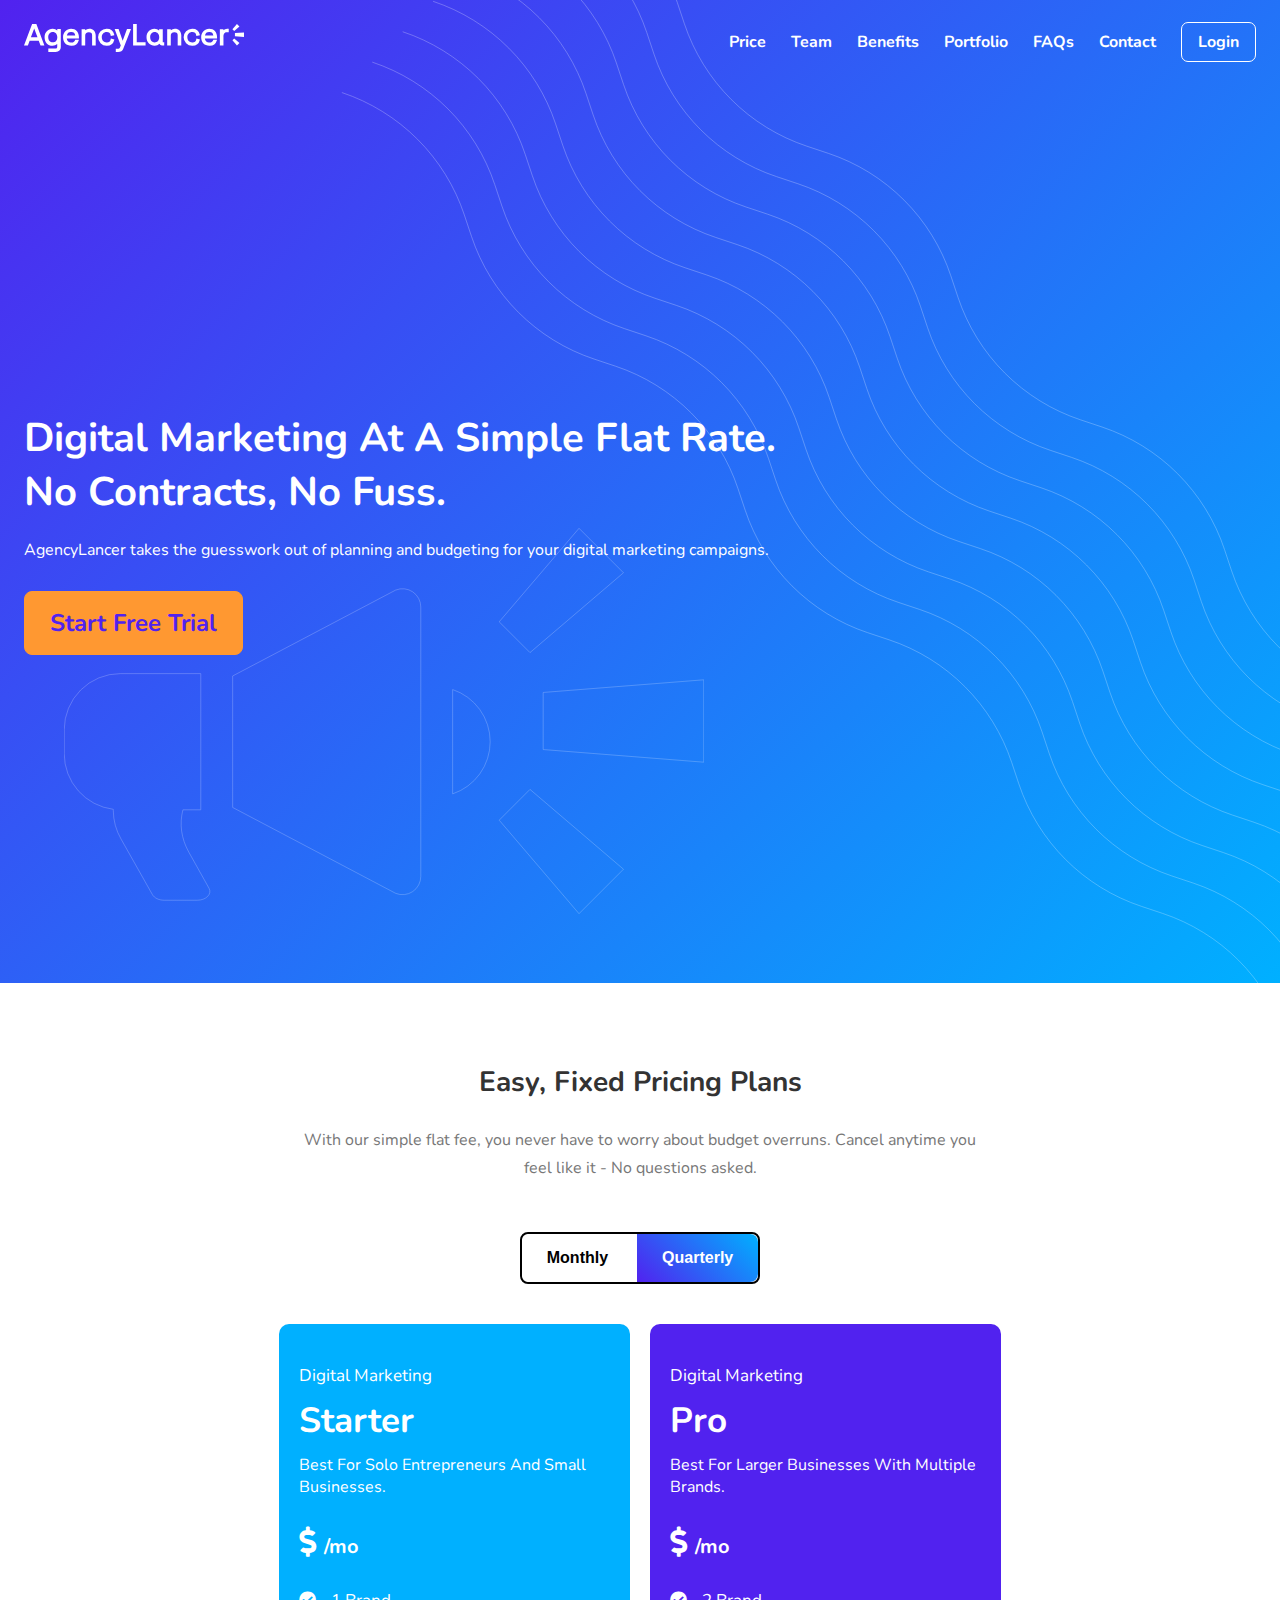
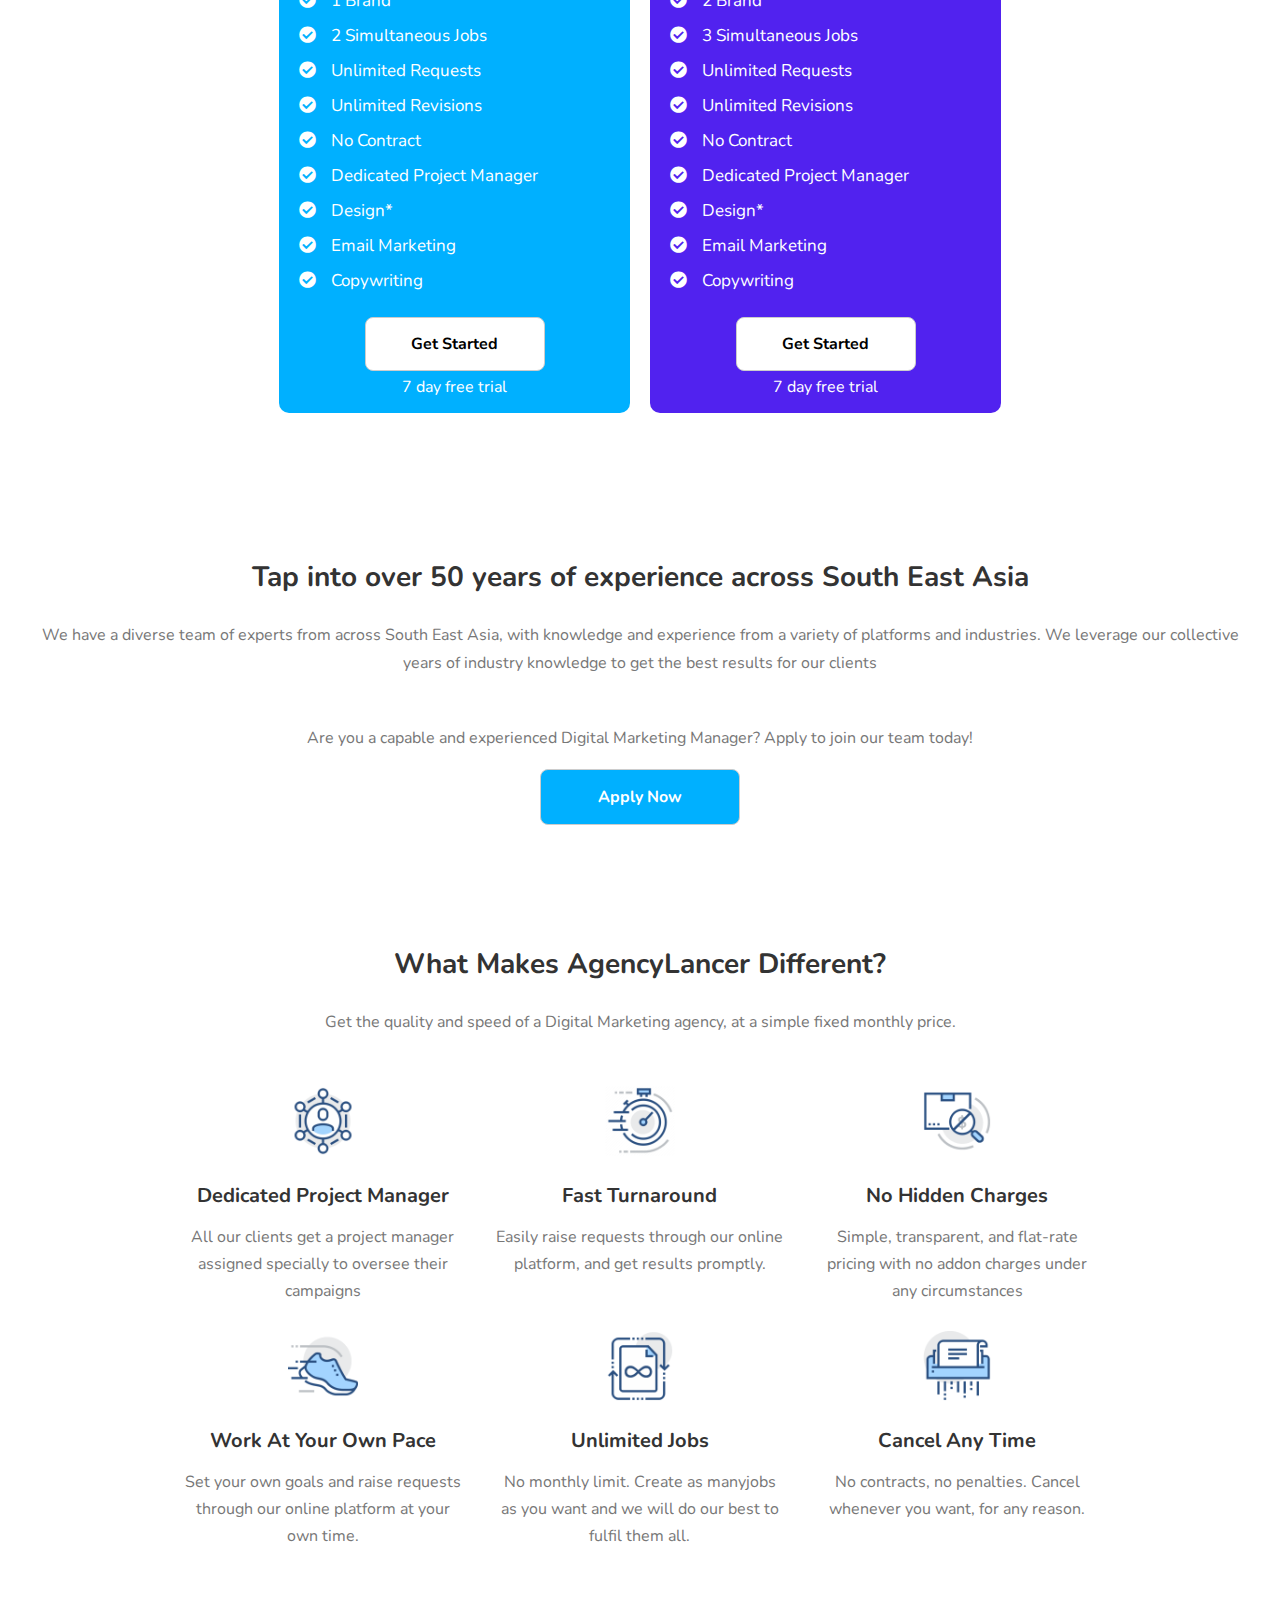
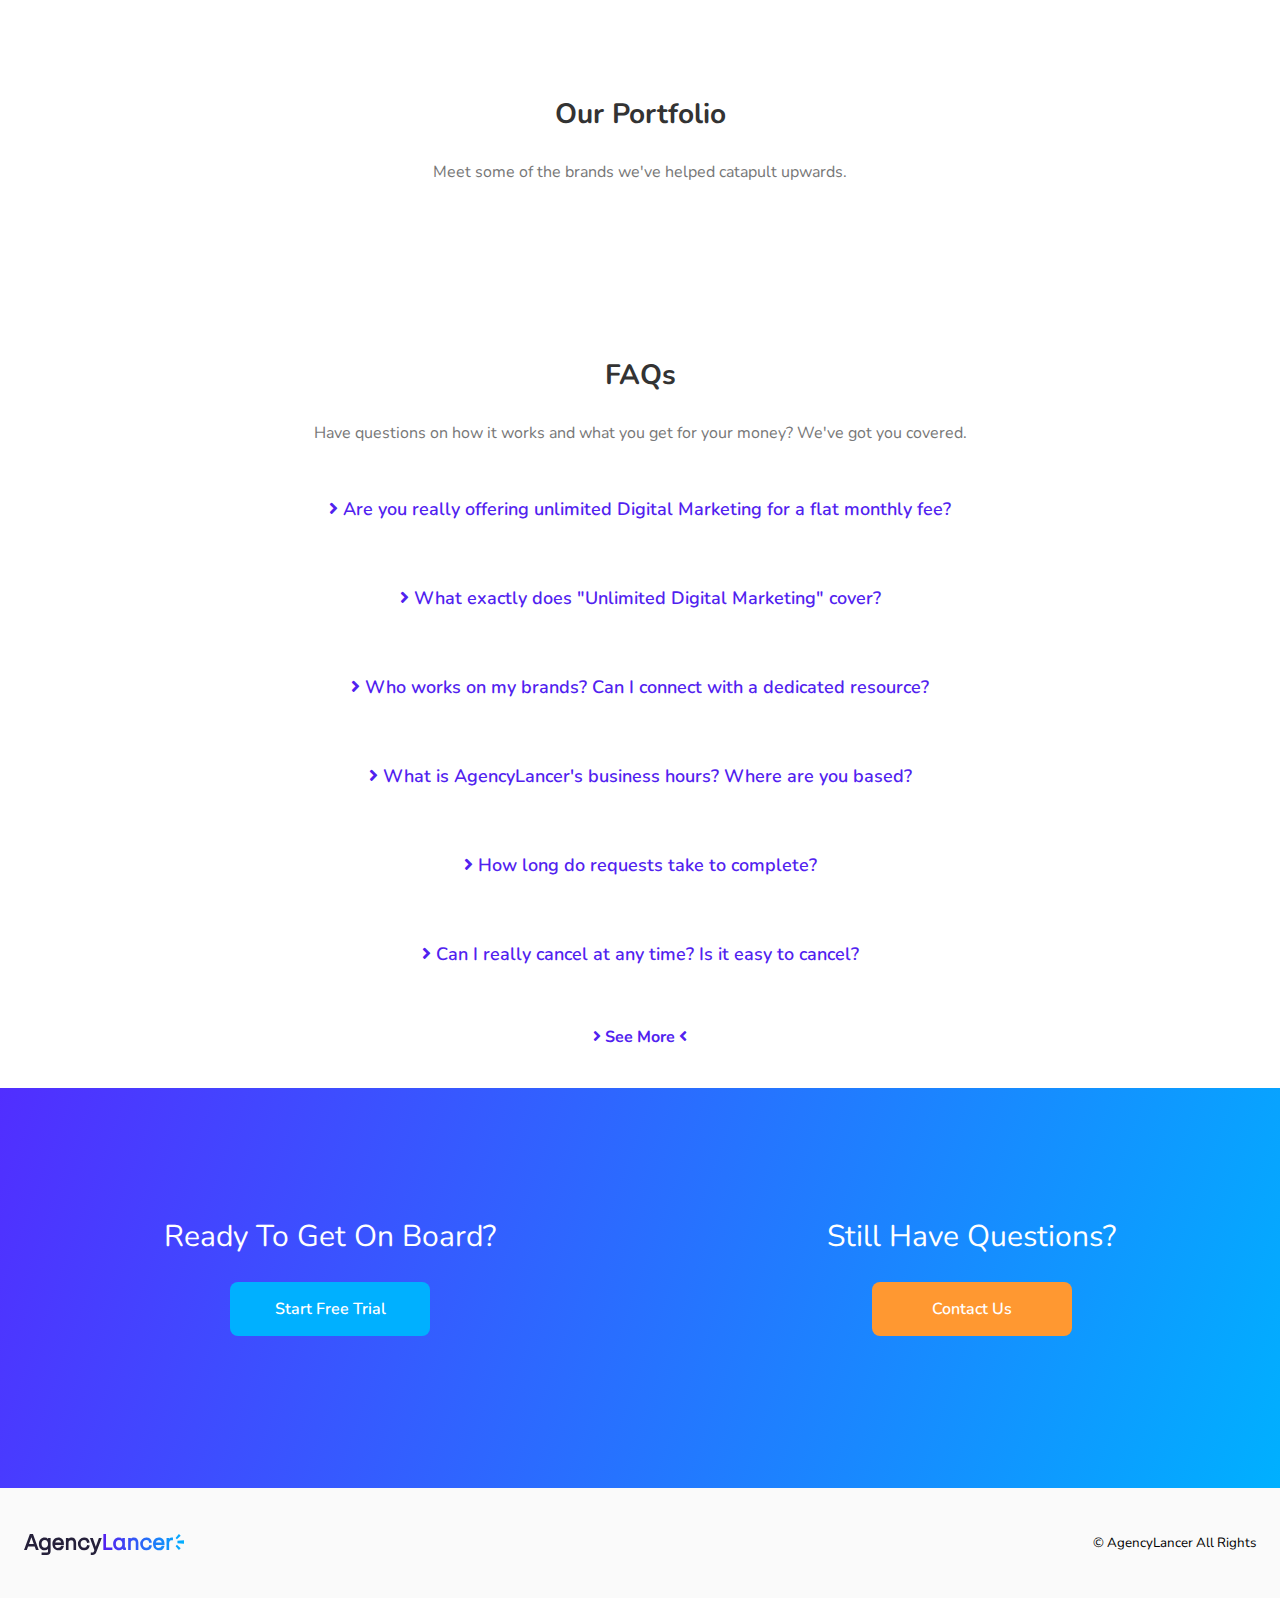
<file: index.html>
<!DOCTYPE html>
    <html lang="en">
    <head>
        <meta charset="UTF-8">
        <meta http-equiv="X-UA-Compatible" content="IE=edge">
        <meta name="viewport" content="width=device-width, initial-scale=1.0">
        <!-- Fontawesome.css -->
        <link rel="stylesheet" href="https://cdnjs.cloudflare.com/ajax/libs/font-awesome/5.14.0/css/all.min.css">
        <!-- OwlCarousel.css -->
        <link rel="stylesheet" href="css/owl.carousel.min.css">
        <!-- Style.css -->
        <link rel="stylesheet" href="css/style.css">
        <title>Agencylancer - Unlimited digital design and marketing at flat monthly rates</title>
    </head>
    <body>
        <!-- Main Header -->
        <header class="main-header">
            <img src="img/Wave_Pattern.svg.svg" alt="" class="main-header-image1">
            <img src="img/Loudspeaker.svg.svg" alt="" class="main-header-image2">
            <!-- Header Navbar -->
            <div class="header-navbar">
                <!-- Container -->
                <div class="container">
                    <h1 class="logo"><a href="https://aebiz-aleksandar.github.io/agencylancer-website-clone/">
                        <img src="img/logo.svg" alt="Logo">
                    </a></h1>
                    <!-- Nav Container -->
                    <ul class="nav-container hide-for-mobile list-reset">
                        <li><a href="#" data-target="section-price">Price</a></li>
                        <li><a href="#" data-target="section-team">Team</a></li>
                        <li><a href="#" data-target="section-benefits">Benefits</a></li>
                        <li><a href="#" data-target="section-portfolio">Portfolio</a></li>
                        <li><a href="#" data-target="section-faq">FAQs</a></li>
                        <li><a href="contact-page.html">Contact</a></li>
                        <li><a href="#">Login</a></li>
                    </ul>
                    <!-- Nav Container END -->
                    <!-- Mobile Toggle -->
                    <div class="mobile-toggle hide-for-desktop">
                        <span class="bar"></span>
                        <span class="bar"></span>
                        <span class="bar"></span>
                    </div>
                    <!-- Mobile Toggle END -->
                    <!-- Mobile Nav -->
                    <div class="mobile-nav hide-for-desktop">
                        <ul class="mobile-nav-list list-reset">
                            <li><a href="#" data-target="section-price">Price</a></li>
                            <li><a href="#" data-target="section-team">Team</a></li>
                            <li><a href="#" data-target="section-benefits">Benefits</a></li>
                            <li><a href="#" data-target="section-portfolio">Portfolio</a></li>
                            <li><a href="#" data-target="section-faq">FAQs</a></li>
                            <li><a href="contact-page.html">Contact</a></li>
                            <li><a href="#">Login</a></li>
                        </ul>
                    </div>
                    <!-- Mobile Nav END -->
                </div>
                <!-- Container END -->
            </div>
            <!-- Header Navbar END -->
            <!-- Header Content -->
            <div class="header-content">
                <!-- Container -->
                <div class="container">
                    <h2>Digital Marketing At A Simple Flat Rate.<br>No Contracts, No Fuss.</h2>
                    <p>AgencyLancer takes the guesswork out of planning and budgeting for your digital marketing campaigns.</p>
                    <a href="#" class="btn btn-cta free-trial-btn" data-target="section-price">Start Free Trial</a>
                </div>
                <!-- Contianer END -->
            </div>
            <!-- Header Content END -->
        </header>
        <!-- Main Header END -->

        <main>
            <!-- Section Price -->
            <section class="section-price">
                <!-- Container -->
                <div class="container">
                    <!-- Section Title -->
                    <div class="section-caption">
                        <h2>Easy, Fixed Pricing Plans</h2>
                        <p>With our simple flat fee, you never have to worry about budget overruns.
                        Cancel anytime you feel like it - No questions asked.</p>
                    </div>
                    <!-- Section Title END -->
                    <!-- Plan Period -->
                    <div class="plan-period">
                        <button type="button" class="btn btn-monthly">Monthly</button>
                        <button type="button" class="btn active btn-quarterly">Quarterly</button>
                    </div>
                    <!-- Plan Period END -->
                    <!-- Section Holder -->
                    <div class="section-holder">
                        <article class="section-article starter-plan">
                            <span class="plan-area">Digital Marketing</span>
                            <h3 class="plan-name">Starter</h3>
                            <p class="plan-desc">Best For Solo Entrepreneurs
                            And Small Businesses.</p>
                            <h3 class="plan-price">
                                <i class="fas fa-dollar-sign"></i>
                                <span class="old-price starter-old-price"></span>
                                <span class="new-price starter-new-price"></span>
                                <span class="paid-period-sign">/mo</span>
                            </h3>
                            <span class="paid-period starter-paid-period"></span>
                            <ul class="plan-features list-reset">
                                <li><a href="#"><i class="fas fa-check-circle"></i>1 Brand</a></li>
                                <li><a href="#"><i class="fas fa-check-circle"></i>2 Simultaneous Jobs</a></li>
                                <li><a href="#"><i class="fas fa-check-circle"></i>Unlimited Requests</a></li>
                                <li><a href="#"><i class="fas fa-check-circle"></i>Unlimited Revisions</a></li>
                                <li><a href="#"><i class="fas fa-check-circle"></i>No Contract</a></li>
                                <li><a href="#"><i class="fas fa-check-circle"></i>Dedicated Project Manager</a></li>
                                <li><a href="#"><i class="fas fa-check-circle"></i>Design*</a></li>
                                <li><a href="#"><i class="fas fa-check-circle"></i>Email Marketing</a></li>
                                <li><a href="#"><i class="fas fa-check-circle"></i>Copywriting</a></li>
                            </ul>
                            <a href="#" class="btn btn-cta">Get Started</a>
                            <span class="free-trial">7 day free trial</span>
                        </article>
                        <article class="section-article pro-plan">
                            <span class="plan-area">Digital Marketing</span>
                            <h3 class="plan-name">Pro</h3>
                            <p class="plan-desc">Best For Larger Businesses With
                                Multiple Brands.</p>
                            <h3 class="plan-price">
                                <i class="fas fa-dollar-sign"></i>
                                <span class="old-price pro-old-price"></span>
                                <span class="new-price pro-new-price"></span>
                                <span class="paid-period-sign">/mo</span>
                            </h3>
                            <span class="paid-period pro-paid-period"></span>
                            <ul class="plan-features list-reset">
                                <li><a href="#"><i class="fas fa-check-circle"></i>2 Brand</a></li>
                                <li><a href="#"><i class="fas fa-check-circle"></i>3 Simultaneous Jobs</a></li>
                                <li><a href="#"><i class="fas fa-check-circle"></i>Unlimited Requests</a></li>
                                <li><a href="#"><i class="fas fa-check-circle"></i>Unlimited Revisions</a></li>
                                <li><a href="#"><i class="fas fa-check-circle"></i>No Contract</a></li>
                                <li><a href="#"><i class="fas fa-check-circle"></i>Dedicated Project Manager</a></li>
                                <li><a href="#"><i class="fas fa-check-circle"></i>Design*</a></li>
                                <li><a href="#"><i class="fas fa-check-circle"></i>Email Marketing</a></li>
                                <li><a href="#"><i class="fas fa-check-circle"></i>Copywriting</a></li>
                            </ul>
                            <a href="#" class="btn btn-cta">Get Started</a>
                            <span class="free-trial">7 day free trial</span>
                        </article>
                    </div>
                    <!-- Section Holder END -->
                </div>
                <!-- Container END -->
            </section>
            <!-- Section Price END -->

            <!-- Section Team -->
            <section class="section-team">
                <!-- Container -->
                <div class="container">
                    <!-- Section Caption -->
                    <div class="section-caption">
                        <h2>Tap into over 50 years of experience across South East Asia</h2>
                        <p>We have a diverse team of experts from across South East Asia, with knowledge and experience from a variety of platforms and industries. We leverage our collective years of industry knowledge to get the best results for our clients</p>
                    </div>
                    <!-- Section Caption END -->
                    <!-- Section Holder -->
                    <div class="section-holder team-owl-carousel owl-carousel">
                        <div class="item item-1">
                            <div class="item-image">
                                <img src="img/team/team-1.svg" alt="">
                            </div>
                            <div class="item-content">
                                <h5>James</h5>
                                <div class="designation">Digital Marketer</div>
                                <div class="field">General</div>
                                <div class="flag">
                                    <img src="img/flag/america-flag.svg" alt="">
                                    <span>America</span>
                                </div>
                            </div>
                        </div>
                        <div class="item item-2">
                            <div class="item-image">
                                <img src="img/team/team-2.svg" alt="">
                            </div>
                            <div class="item-content">
                                <h5>Maisarah</h5>
                                <div class="designation">Digital Marketer</div>
                                <div class="field">General</div>
                                <div class="flag">
                                    <img src="img/flag/malaysia-flag.svg" alt="">
                                    <span>Malaysia</span>
                                </div>
                            </div>
                        </div>
                        <div class="item item-3">
                            <div class="item-image">
                                <img src="img/team/team-3.svg" alt="">
                            </div>
                            <div class="item-content">
                                <h5>Cheryl</h5>
                                <div class="designation">Digital Marketer</div>
                                <div class="field">Beauty / F&B</div>
                                <div class="flag">
                                    <img src="img/flag/singapore-flag.svg" alt="">
                                    <span>Singapore</span>
                                </div>
                            </div>
                        </div>
                        <div class="item item-4">
                            <div class="item-image">
                                <img src="img/team/team-4.svg" alt="">
                            </div>
                            <div class="item-content">
                                <h5>Cedric</h5>
                                <div class="designation">Digital Marketer</div>
                                <div class="field">F&B / Tech</div>
                                <div class="flag">
                                    <img src="img/flag/singapore-flag.svg" alt="">
                                    <span>Singapore</span>
                                </div>
                            </div>
                        </div>
                        <div class="item item-5">
                            <div class="item-image">
                                <img src="img/team/team-5.svg" alt="">
                            </div>
                            <div class="item-content">
                                <h5>Francesca</h5>
                                <div class="designation">Digital Marketer</div>
                                <div class="field">General</div>
                                <div class="flag">
                                    <img src="img/flag/singapore-flag.svg" alt="">
                                    <span>Singapore</span>
                                </div>
                            </div>
                        </div>
                    </div>
                    <!-- Section Holder END -->
                    <!-- Section Footer -->
                    <div class="section-footer">
                        <p>Are you a capable and experienced Digital Marketing Manager?
                        Apply to join our team today!</p>
                        <a href="#" class="btn btn-cta">Apply Now</a>
                    </div>
                    <!-- Section Footer END -->
                </div>
                <!-- Container END -->
            </section>
            <!-- Section Team END -->

            <!-- Section Benefits -->
            <section class="section-benefits">
                <!-- Container -->
                <div class="container">
                    <!-- Section Caption -->
                    <div class="section-caption">
                        <h2>What Makes AgencyLancer Different?</h2>
                        <p>Get the quality and speed of a Digital Marketing agency, at a simple fixed monthly price.</p>
                    </div>
                    <!-- Section Caption END -->
                    <!-- Section Holder  -->
                    <div class="section-holder">
                        <article class="section-article">
                            <div class="article-image">
                                <img src="img/benefits/benefits-1.png" alt="">
                            </div>
                            <div class="article-content">
                                <h4>Dedicated Project Manager</h4>
                                <p>All our clients get a project
                                manager assigned specially to oversee their campaigns</p>
                            </div>
                        </article>
                        <article class="section-article">
                            <div class="article-image">
                                <img src="img/benefits/benefits-2.png" alt="">
                            </div>
                            <div class="article-content">
                                <h4>Fast Turnaround</h4>
                                <p>Easily raise requests through our online platform, and get results promptly.</p>
                            </div>
                        </article>
                        <article class="section-article">
                            <div class="article-image">
                                <img src="img/benefits/benefits-3.png" alt="">
                            </div>
                            <div class="article-content">
                                <h4>No Hidden Charges</h4>
                                <p>Simple, transparent, and flat-rate pricing with no addon charges under any circumstances</p>
                            </div>
                        </article>
                        <article class="section-article">
                            <div class="article-image">
                                <img src="img/benefits/benefits-4.png" alt="">
                            </div>
                            <div class="article-content">
                                <h4>Work At Your Own Pace</h4>
                                <p>Set your own goals and raise requests through our online platform at your own time.</p>
                            </div>
                        </article>
                        <article class="section-article">
                            <div class="article-image">
                                <img src="img/benefits/benefits-5.png" alt="">
                            </div>
                            <div class="article-content">
                                <h4>Unlimited Jobs</h4>
                                <p>No monthly limit. Create as manyjobs as you want and we will do
                                our best to fulfil them all.</p>
                            </div>
                        </article>
                        <article class="section-article">
                            <div class="article-image">
                                <img src="img/benefits/benefits-6.png" alt="">
                            </div>
                            <div class="article-content">
                                <h4>Cancel Any Time</h4>
                                <p>No contracts, no penalties. Cancel whenever you want, for any reason.</p>
                            </div>
                        </article>
                    </div>
                    <!-- Section Holder END -->
                </div>
                <!-- Container END -->
            </section>
            <!-- Section Benefits END -->

            <!-- Section Portfolio -->
            <section class="section-portfolio">
                <!-- Container -->
                <div class="container">
                    <!-- Section Caption -->
                    <div class="section-caption">
                        <h2>Our Portfolio</h2>
                        <p>Meet some of the brands we've helped catapult upwards.</p>
                    </div>
                    <!-- Section Caption END -->
                    <!-- Section Holder -->
                    <div class="section-holder portfolio-owl-carousel owl-carousel">
                        <div class="item">
                            <img src="img/portfolio/portfolio-1.png" alt="">
                        </div>
                        <div class="item">
                            <img src="img/portfolio/portfolio-2.png" alt="">
                        </div>
                        <div class="item">
                            <img src="img/portfolio/portfolio-3.png" alt="">
                        </div>
                        <div class="item">
                            <img src="img/portfolio/portfolio-4.png" alt="">
                        </div>
                        <div class="item">
                            <img src="img/portfolio/portfolio-5.png" alt="">
                        </div>
                        <div class="item">
                            <img src="img/portfolio/portfolio-6.png" alt="">
                        </div>
                        <div class="item">
                            <img src="img/portfolio/portfolio-7.png" alt="">
                        </div>
                        <div class="item">
                            <img src="img/portfolio/portfolio-8.png" alt="">
                        </div>
                        <div class="item">
                            <img src="img/portfolio/portfolio-9.png" alt="">
                        </div>
                    </div>
                    <!-- Section Holder ENd -->
                </div>
                <!-- Container END -->
            </section>
            <!-- Section Portfolio END -->

            <!-- Section Faq -->
            <section class="section-faq">
                <!-- Container -->
                <div class="container">
                    <!-- Section Caption -->
                    <div class="section-caption">
                        <h2>FAQs</h2>
                        <p>Have questions on how it works and what you get for your money?
                        We've got you covered.</p>
                    </div>
                    <!-- Section Caption END -->
                    <!-- Section Holder -->
                    <div class="section-holder faq-items">
                        <div class="faq-item">
                            <h5 class="item-title"><i class="fas fa-angle-right"></i>Are you really offering unlimited Digital Marketing for a flat monthly fee?</h5>
                            <div class="item-content">
                                <p>That's right! Our flat fee gets you access to our pool of Digital Marketing agents, managed by a Project Manager, dedicated to you.
                                You're free to assign as much tasks as you want, but the number of simultaneous jobs taken up is based on your subscription tier.</p>
                            </div>
                        </div>
                        <div class="faq-item">
                            <h5 class="item-title"><i class="fas fa-angle-right"></i>What exactly does "Unlimited Digital Marketing" cover?</h5>
                            <div class="item-content">
                                <p>When we say "unlimited digital marketing", we mean that you are free to make as many requests as you want, and we will work through them as quickly as possible. There are no limits on how many tasks you can make in a month.</p>
                            </div>
                        </div>
                        <div class="faq-item">
                            <h5 class="item-title"><i class="fas fa-angle-right"></i>Who works on my brands? Can I connect with a dedicated resource?</h5>
                            <div class="item-content">
                                <p>We have a team of Digital Marketing managers overseen by a Project Manager specially assigned to you. When you make a request, your Project Manager will assign the task to the agent best suited to complete it. Once complete, we will move on to your next task.
                                The Project Manager you interact with will always be the same person, dedicated to you, so that they can become more familiar with your brands, needs and working style as time goes on.</p>
                            </div>
                        </div>
                        <div class="faq-item">
                            <h5 class="item-title"><i class="fas fa-angle-right"></i>What is AgencyLancer's business hours? Where are you based?</h5>
                            <div class="item-content">
                                <p>We are based in Singapore and our business hours are Mondays to Fridays, 9am to 5.30 pm (Singapore Time)</p>
                            </div>
                        </div>
                        <div class="faq-item">
                            <h5 class="item-title"><i class="fas fa-angle-right"></i>How long do requests take to complete?</h5>
                            <div class="item-content">
                                <p>It depends on what tasks were given to us, our project manager would list the completion time in advance to the task being done. We have also included a guideline on the time required for some of the more common tasks. If you need tasks to be completed faster, you can simply add more subscriptions.</p>
                            </div>
                        </div>
                        <div class="faq-item">
                            <h5 class="item-title"><i class="fas fa-angle-right"></i>Can I really cancel at any time? Is it easy to cancel?</h5>
                            <div class="item-content">
                                <p>Absolutely! If for any reason, you are unhappy with your service, or want to cancel, you can cancel from within the customer portal.
                                Once you cancel, you will still be able to use the remaining days of your subscription that you have paid for.</p>
                            </div>
                        </div>
                    </div>
                    <!-- Section Holder END -->
                    <!-- Section Footer -->
                    <div class="section-footer">
                        <a href="faq-page.html" class="faq-more">
                            <i class="fas fa-angle-right"></i>
                            See More
                            <i class="fas fa-angle-left"></i>
                        </a>
                    </div>
                    <!-- Section Footer END -->
                </div>
                <!-- Container END -->
            </section>
            <!-- Section Faq END -->

            <!-- Section Action -->
            <section class="section-action">
                <!-- Section Holder -->
                <div class="section-holder container">
                    <div class="free-holder">
                        <h2>Ready To Get On Board?</h2>
                        <a href="#" class="btn btn-free">Start Free Trial</a>
                    </div>
                    <div class="contact-holder">
                        <h2>Still Have Questions?</h2>
                        <a href="#" class="btn btn-free">Contact Us</a>
                    </div>
                </div>
                <!-- Section Holder END -->
            </section>
            <!-- Section ACtion END -->
        </main>

        <!-- Main Footer -->
        <footer class="main-footer">
            <!-- Container -->
            <div class="container">
                <h3 class="footer-logo"><img src="img/footer-logo.svg" alt="Footer Logo"></h3>
                <small class="copyright">&copy; <span class="footer-year"></span> AgencyLancer All Rights</small>
            </div>
            <!-- Container END -->
        </footer>
        <!-- Main Footer END -->


        <!-- jQuery -->
        <script src="https://ajax.googleapis.com/ajax/libs/jquery/3.6.0/jquery.min.js"></script>
        <!-- OwlCarousel.js -->
        <script src="js/owl.carousel.js"></script>
        <!-- Main.js -->
        <script src="js/main.js"></script>
    </body>
    </html>
</file>
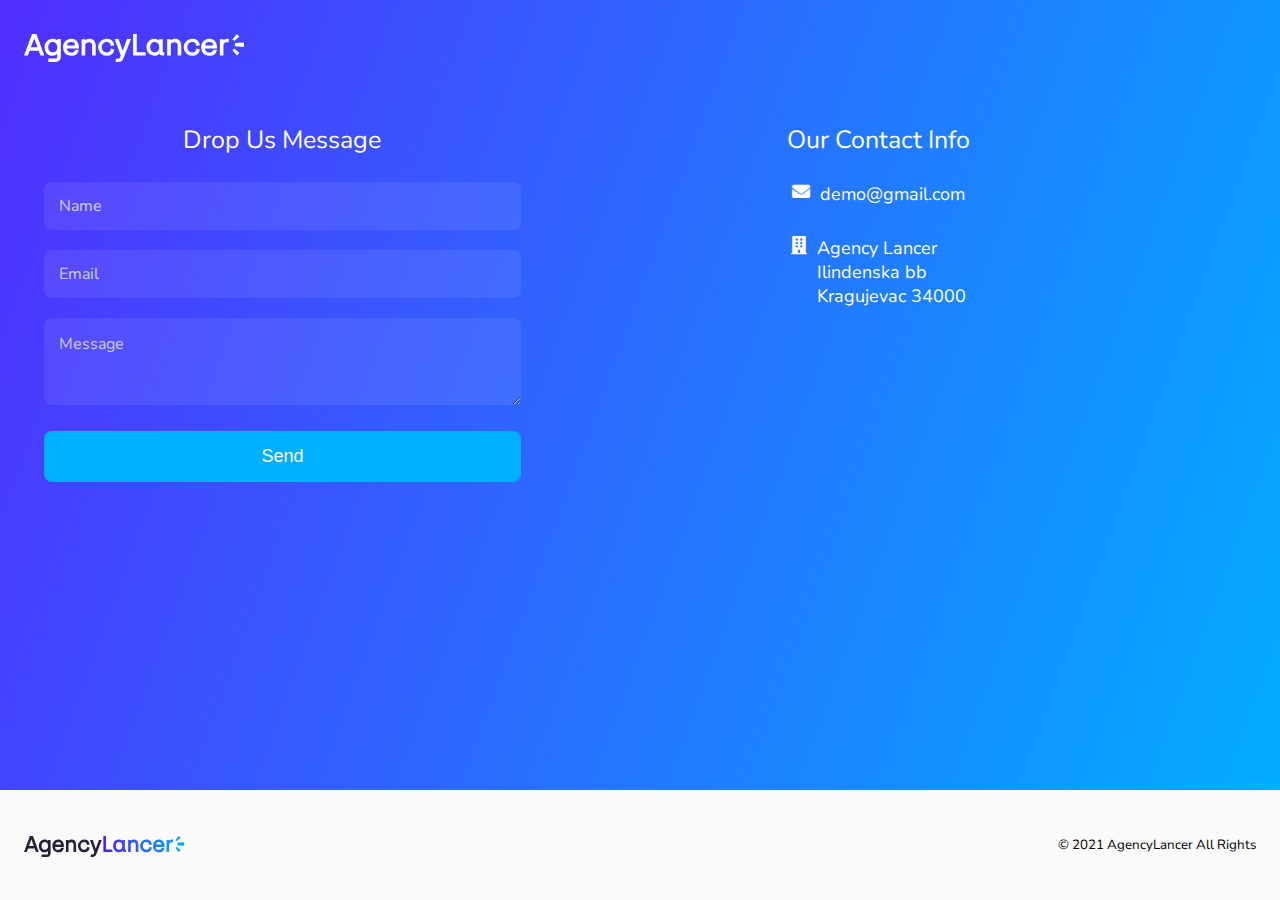
<file: contact-page.html>
<!DOCTYPE html>
<html lang="en">
<head>
    <meta charset="UTF-8">
    <meta http-equiv="X-UA-Compatible" content="IE=edge">
    <meta name="viewport" content="width=device-width, initial-scale=1.0">
    <!-- Fontawesome.css -->
    <link rel="stylesheet" href="https://cdnjs.cloudflare.com/ajax/libs/font-awesome/5.14.0/css/all.min.css">
    <!-- OwlCarousel.css -->
    <link rel="stylesheet" href="css/owl.carousel.min.css">
    <!-- Style.css -->
    <link rel="stylesheet" href="css/style.css">
    <title>Agencylancer - Unlimited digital design and marketing at flat monthly rates</title>
</head>
<body>

    <!-- Section Contact -->
    <section class="section-contact">
        <!-- Container -->
        <div class="container">
            <!-- Section Header -->
            <div class="section-header">
                <h1 class="logo">
                    <a href="https://aebiz-aleksandar.github.io/agencylancer-website-clone/">
                        <img src="img/logo.svg" alt="Logo">
                    </a>
                </h1>
            </div>
            <!-- Section Header END -->
            <!-- Section Holder -->
            <div class="section-holder">
                <div class="contact-form">
                    <h3>Drop Us Message</h3>
                    <div class="form-group">
                        <input type="text" class="form-control" placeholder="Name">
                    </div>
                    <div class="form-group">
                        <input type="text" class="form-control" placeholder="Email">
                    </div>
                    <div class="form-group">
                        <textarea class="form-control" rows="3" placeholder="Message"></textarea>
                    </div>
                    <button type="button" class="btn">Send</button>
                </div>
                <div class="contact-info">
                    <h3>Our Contact Info</h3>
                    <div class="info-item info-mail">
                        <i class="fas fa-envelope"></i>
                        <p>demo@gmail.com</p>
                    </div>
                    <div class="info-item info-location">
                        <i class="fas fa-building"></i>
                        <p>
                            Agency Lancer <br>
                            Ilindenska bb <br>
                            Kragujevac 34000
                        </p>
                    </div>
                </div>
            </div>
            <!-- Section Holder END -->
        </div>
        <!-- Contianer END -->
    </section>
    <!-- Section Contact END -->

    <!-- Main Footer -->
    <footer class="main-footer main-footer-contact">
        <!-- Container -->
        <div class="container">
            <h3 class="footer-logo"><img src="img/footer-logo.svg" alt="Footer Logo"></h3>
            <small class="copyright">&copy; 2021 AgencyLancer All Rights</small>
        </div>
        <!-- Container END -->
    </footer>
    <!-- Main Footer END -->

    <!-- jQuery -->
    <script src="https://ajax.googleapis.com/ajax/libs/jquery/3.6.0/jquery.min.js"></script>
    <!-- OwlCarousel.js -->
    <script src="js/owl.carousel.js"></script>
    <!-- Main.js -->
    <script src="js/main.js"></script>
</body>
</html>
</file>
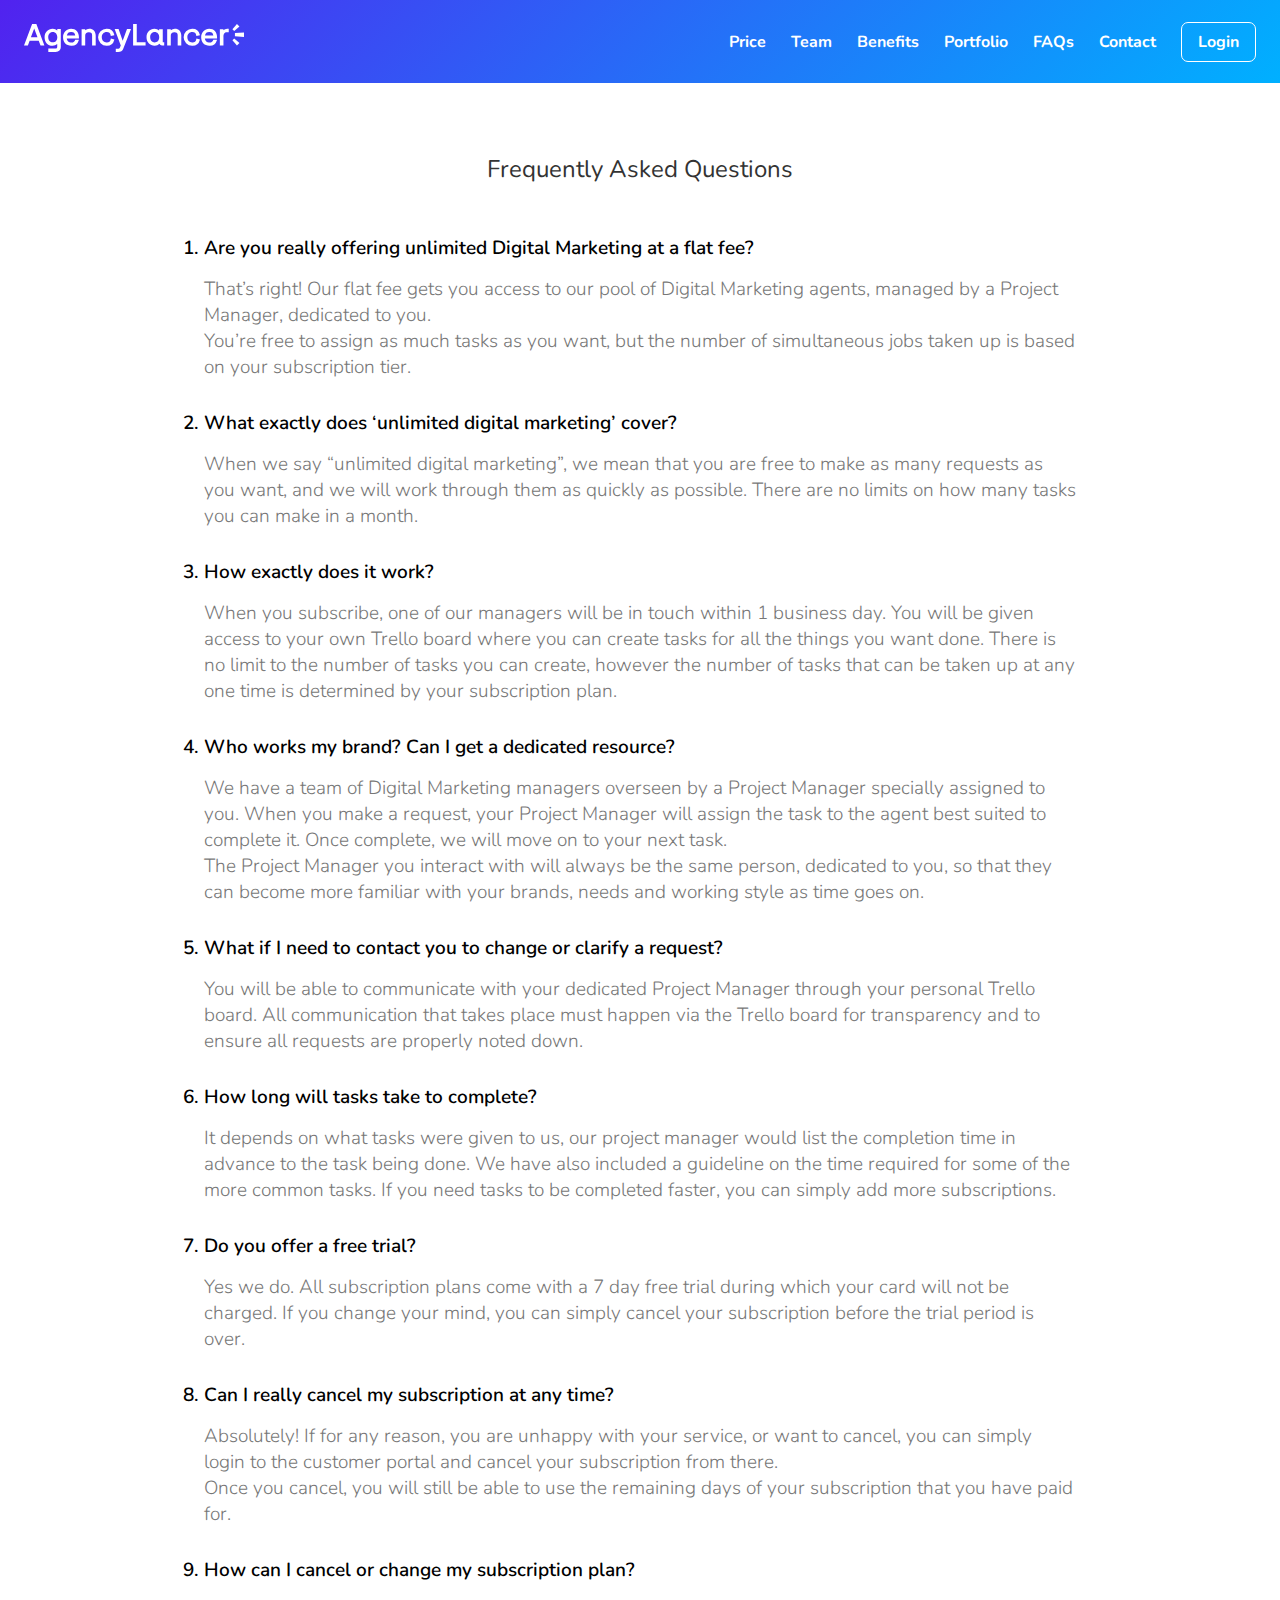
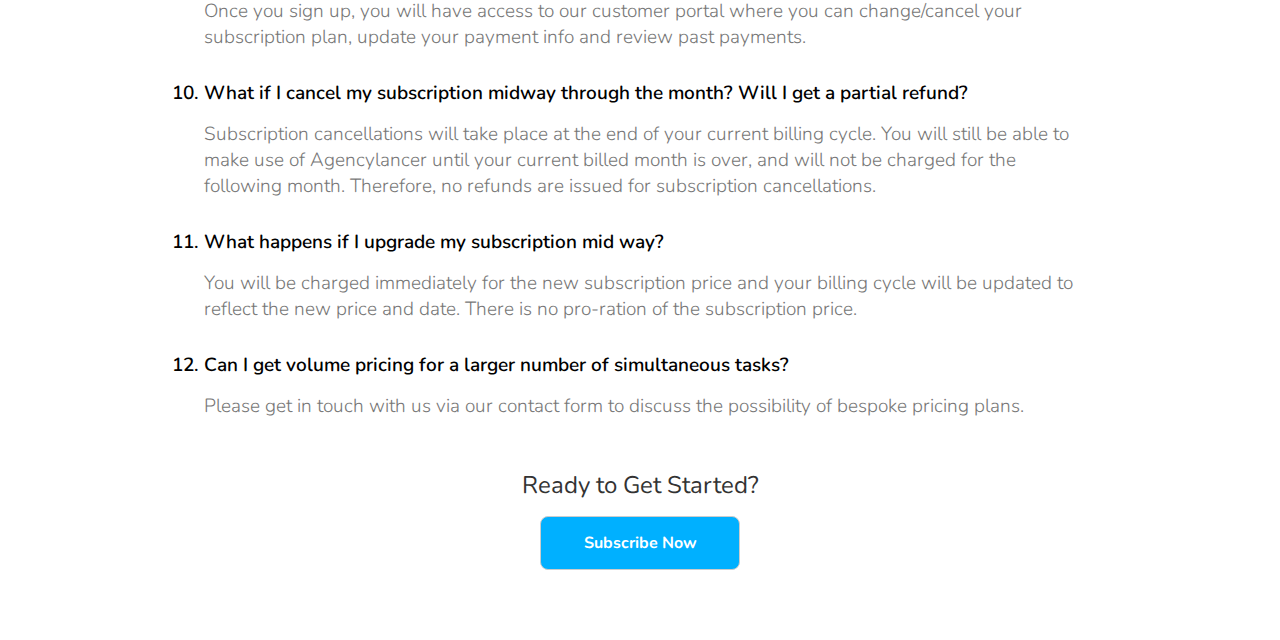
<file: faq-page.html>
<!DOCTYPE html>
<html lang="en">
<head>
    <meta charset="UTF-8">
    <meta http-equiv="X-UA-Compatible" content="IE=edge">
    <meta name="viewport" content="width=device-width, initial-scale=1.0">
    <!-- Fontawesome.css -->
    <link rel="stylesheet" href="https://cdnjs.cloudflare.com/ajax/libs/font-awesome/5.14.0/css/all.min.css">
    <!-- OwlCarousel.css -->
    <link rel="stylesheet" href="css/owl.carousel.min.css">
    <!-- Style.css -->
    <link rel="stylesheet" href="css/style.css">
    <title>Agencylancer - Unlimited digital design and marketing at flat monthly rates</title>
</head>
<body>
    <!-- Main Header -->
    <header class="main-header">
        <!-- Header Navbar -->
        <div class="header-navbar">
            <!-- Container -->
            <div class="container">
                <h1 class="logo"><a href="https://aebiz-aleksandar.github.io/agencylancer-website-clone/">
                    <img src="img/logo.svg" alt="Logo">
                </a></h1>
                <!-- Nav Container -->
                <ul class="nav-container hide-for-mobile list-reset">
                    <li><a href="https://aebiz-aleksandar.github.io/agencylancer-website-clone/">Price</a></li>
                    <li><a href="https://aebiz-aleksandar.github.io/agencylancer-website-clone/">Team</a></li>
                    <li><a href="https://aebiz-aleksandar.github.io/agencylancer-website-clone/">Benefits</a></li>
                    <li><a href="https://aebiz-aleksandar.github.io/agencylancer-website-clone/">Portfolio</a></li>
                    <li><a href="https://aebiz-aleksandar.github.io/agencylancer-website-clone/">FAQs</a></li>
                    <li><a href="contact-page.html">Contact</a></li>
                    <li><a href="#">Login</a></li>
                </ul>
                <!-- Nav Container END -->
                <!-- Mobile Toggle -->
                <div class="mobile-toggle hide-for-desktop">
                    <span class="bar"></span>
                    <span class="bar"></span>
                    <span class="bar"></span>
                </div>
                <!-- Mobile Toggle END -->
                <!-- Mobile Nav -->
                <div class="mobile-nav hide-for-desktop">
                    <ul class="mobile-nav-list list-reset">
                        <li><a href="https://aebiz-aleksandar.github.io/agencylancer-website-clone/">Price</a></li>
                        <li><a href="https://aebiz-aleksandar.github.io/agencylancer-website-clone/">Team</a></li>
                        <li><a href="https://aebiz-aleksandar.github.io/agencylancer-website-clone/">Benefits</a></li>
                        <li><a href="https://aebiz-aleksandar.github.io/agencylancer-website-clone/">Portfolio</a></li>
                        <li><a href="https://aebiz-aleksandar.github.io/agencylancer-website-clone/">FAQs</a></li>
                        <li><a href="contact-page.html">Contact</a></li>
                        <li><a href="#">Login</a></li>
                    </ul>
                </div>
                <!-- Mobile Nav END -->
            </div>
            <!-- Container END -->
        </div>
        <!-- Header Navbar END -->
    </header>
    <!-- Main Header END -->

    <main>
        <!-- Section Faq More -->
        <section class="section-faq-more">
            <!-- Container -->
            <div class="container">
                <!-- Section Caption -->
                <div class="section-caption">
                    <h2>Frequently Asked Questions</h2>
                </div>
                <!-- Section Caption END -->
                <!-- Section Holder -->
                <div class="section-holder">
                    <ol class="faq-items">
                        <li class="faq-item">
                            Are you really offering unlimited Digital Marketing at a flat fee?
                            <p>That’s right! Our flat fee gets you access to our pool of Digital Marketing agents, managed by a Project Manager, dedicated to you. <br>
                            You’re free to assign as much tasks as you want, but the number of simultaneous jobs taken up is based on your subscription tier.</p>
                        </li>
                        <li class="faq-item">
                            What exactly does ‘unlimited digital marketing’ cover?
                            <p>When we say “unlimited digital marketing”, we mean that you are free to make as many requests as you want, and we will work through them as quickly as possible. There are no limits on how many tasks you can make in a month.</p>
                        </li>
                        <li class="faq-item">
                            How exactly does it work?
                            <p>When you subscribe, one of our managers will be in touch within 1 business day. You will be given access to your own Trello board where you can create tasks for all the things you want done. There is no limit to the number of tasks you can create, however the number of tasks that can be taken up at any one time is determined by your subscription plan.</p>
                        </li>
                        <li class="faq-item">
                            Who works my brand? Can I get a dedicated resource?
                            <p>We have a team of Digital Marketing managers overseen by a Project Manager specially assigned to you. When you make a request, your Project Manager will assign the task to the agent best suited to complete it. Once complete, we will move on to your next task. <br>
                            The Project Manager you interact with will always be the same person, dedicated to you, so that they can become more familiar with your brands, needs and working style as time goes on.</p>
                        </li>
                        <li class="faq-item">
                            What if I need to contact you to change or clarify a request?
                            <p>You will be able to communicate with your dedicated Project Manager through your personal Trello board. All communication that takes place must happen via the Trello board for transparency and to ensure all requests are properly noted down.</p>
                        </li>
                        <li class="faq-item">
                            How long will tasks take to complete?
                            <p>It depends on what tasks were given to us, our project manager would list the completion time in advance to the task being done. We have also included a guideline on the time required for some of the more common tasks. If you need tasks to be completed faster, you can simply add more subscriptions.</p>
                        </li>
                        <li class="faq-item">
                            Do you offer a free trial?
                            <p>Yes we do. All subscription plans come with a 7 day free trial during which your card will not be charged. If you change your mind, you can simply cancel your subscription before the trial period is over.</p>
                        </li>
                        <li class="faq-item">
                            Can I really cancel my subscription at any time?
                            <p>Absolutely! If for any reason, you are unhappy with your service, or want to cancel, you can simply login to the customer portal and cancel your subscription from there. <br>
                                Once you cancel, you will still be able to use the remaining days of your subscription that you have paid for.</p>
                        </li>
                        <li class="faq-item">
                            How can I cancel or change my subscription plan?
                            <p>Once you sign up, you will have access to our customer portal where you can change/cancel your subscription plan, update your payment info and review past payments.</p>
                        </li>
                        <li class="faq-item">
                            What if I cancel my subscription midway through the month? Will I get a partial refund?
                            <p>Subscription cancellations will take place at the end of your current billing cycle. You will still be able to make use of Agencylancer until your current billed month is over, and will not be charged for the following month. Therefore, no refunds are issued for subscription cancellations.</p>
                        </li>
                        <li class="faq-item">
                            What happens if I upgrade my subscription mid way?
                            <p>You will be charged immediately for the new subscription price and your billing cycle will be updated to reflect the new price and date. There is no pro-ration of the subscription price.</p>
                        </li>
                        <li class="faq-item">
                            Can I get volume pricing for a larger number of simultaneous tasks?
                            <p>Please get in touch with us via our contact form to discuss the possibility of bespoke pricing plans.</p>
                        </li>
                    </ol>
                </div>
                <!-- Section Holder END -->
                <!-- Section Footer -->
                <div class="section-footer">
                    <h2>Ready to Get Started?</h2>
                    <a href="#" class="btn btn-cta">Subscribe Now</a>
                </div>
                <!-- Section Footer END -->
            </div>
            <!-- Container END -->
        </section>
        <!-- Section Faq More END -->
    </main>

    <!-- jQuery -->
    <script src="https://ajax.googleapis.com/ajax/libs/jquery/3.6.0/jquery.min.js"></script>
    <!-- OwlCarousel.js -->
    <script src="js/owl.carousel.js"></script>
    <!-- Main.js -->
    <script src="js/main.js"></script>
</body>
</html>
</file>
<file: css/style.css>
@import url("https://fonts.googleapis.com/css2?family=Nunito:wght@300;400;600;700&display=swap");
* {
  -webkit-box-sizing: border-box;
          box-sizing: border-box;
  padding: 0;
  margin: 0;
}

body {
  font-family: "Nunito", sans-serif;
  font-size: 16px;
}

h1, h2, h3, h4, h5, h6 {
  color: #333;
}

p {
  color: #777;
}

a, a:hover, a:focus, a:visited {
  text-decoration: none;
  outline: none;
}

a {
  color: #fff;
}

a:hover {
  color: #333;
}

.container {
  width: 100%;
  max-width: 1300px;
  margin-right: auto;
  margin-left: auto;
  padding-right: 15px;
  padding-left: 15px;
}

@media (min-width: 768px) {
  .container {
    padding-right: 24px;
    padding-left: 24px;
  }
}

button, .btn {
  padding: 15px 25px;
  color: #ffffff;
  border-radius: 8px;
  border: 1px solid #ccc;
}

@media (min-width: 992px) {
  .hide-for-desktop {
    display: none !important;
  }
}

@media (max-width: 991.98px) {
  .hide-for-mobile {
    display: none !important;
  }
}

.list-reset {
  list-style: none;
  padding: 0;
  margin: 0;
}

.section-price,
.section-team,
.section-benefits,
.section-portfolio,
.section-faq {
  padding: 60px 0 40px;
}

@media (min-width: 768px) {
  .section-price,
  .section-team,
  .section-benefits,
  .section-portfolio,
  .section-faq {
    padding: 80px 0 40px;
  }
}

.section-price .section-caption,
.section-team .section-caption,
.section-benefits .section-caption,
.section-portfolio .section-caption,
.section-faq .section-caption {
  text-align: center;
  margin-bottom: 50px;
}

.section-price .section-caption h2,
.section-team .section-caption h2,
.section-benefits .section-caption h2,
.section-portfolio .section-caption h2,
.section-faq .section-caption h2 {
  font-size: 28px;
  margin-bottom: 20px;
}

@media (min-width: 768px) {
  .section-price .section-caption h2,
  .section-team .section-caption h2,
  .section-benefits .section-caption h2,
  .section-portfolio .section-caption h2,
  .section-faq .section-caption h2 {
    margin-bottom: 25px;
  }
}

.section-price .section-caption p,
.section-team .section-caption p,
.section-benefits .section-caption p,
.section-portfolio .section-caption p,
.section-faq .section-caption p {
  line-height: 1.75;
}

.main-header {
  position: relative;
  overflow: hidden;
  background-image: linear-gradient(135deg, #5122ef, #00b0ff);
}

.main-header-image1 {
  position: absolute;
  width: 150%;
  bottom: 35%;
  left: 14%;
}

@media (min-width: 576px) {
  .main-header-image1 {
    width: 115%;
  }
}

@media (min-width: 768px) {
  .main-header-image1 {
    width: 100%;
    bottom: 40%;
    left: 20%;
  }
}

@media (min-width: 992px) {
  .main-header-image1 {
    width: 100%;
    bottom: 10%;
    left: 20%;
  }
}

@media (min-width: 1200px) {
  .main-header-image1 {
    width: 105%;
    bottom: -23%;
    left: 25%;
  }
}

.main-header-image2 {
  position: absolute;
  width: 90%;
  bottom: 7%;
  left: 5%;
}

@media (min-width: 768px) {
  .main-header-image2 {
    width: 70%;
  }
}

@media (min-width: 992px) {
  .main-header-image2 {
    width: 60%;
  }
}

@media (min-width: 1200px) {
  .main-header-image2 {
    width: 50%;
  }
}

.main-header .header-navbar {
  position: relative;
  padding: 20px 0;
}

.main-header .header-navbar > .container {
  display: -webkit-box;
  display: -ms-flexbox;
  display: flex;
  -webkit-box-pack: justify;
      -ms-flex-pack: justify;
          justify-content: space-between;
  -webkit-box-align: center;
      -ms-flex-align: center;
          align-items: center;
}

.main-header .header-navbar .nav-container {
  display: -webkit-box;
  display: -ms-flexbox;
  display: flex;
  -webkit-box-align: center;
      -ms-flex-align: center;
          align-items: center;
}

.main-header .header-navbar .nav-container li:not(:last-child) {
  margin-right: 25px;
}

.main-header .header-navbar .nav-container li a {
  display: block;
  font-weight: 700;
}

.main-header .header-navbar .nav-container li a:hover {
  color: #ffffff;
}

.main-header .header-navbar .nav-container li:last-child a {
  padding: 8px 16px;
  border: 1px solid #ffffff;
  border-radius: 7px;
  -webkit-transition: all 0.3s ease-in-out;
  transition: all 0.3s ease-in-out;
}

.main-header .header-navbar .nav-container li:last-child a:hover {
  -webkit-transform: translateY(-1px);
          transform: translateY(-1px);
  background: rgba(255, 255, 255, 0.1);
}

.main-header .header-navbar .mobile-toggle {
  position: fixed;
  right: 15px;
  display: -webkit-box;
  display: -ms-flexbox;
  display: flex;
  -webkit-box-orient: vertical;
  -webkit-box-direction: normal;
      -ms-flex-direction: column;
          flex-direction: column;
  -webkit-box-align: center;
      -ms-flex-align: center;
          align-items: center;
  -webkit-box-pack: center;
      -ms-flex-pack: center;
          justify-content: center;
  width: 60px;
  height: 60px;
  border-radius: 50%;
  background: rgba(0, 0, 0, 0.1);
  cursor: pointer;
  z-index: 3;
}

.main-header .header-navbar .mobile-toggle .bar {
  display: block;
  width: 16px;
  height: 2px;
  background: #ffffff;
  border-radius: 3px;
}

.main-header .header-navbar .mobile-toggle .bar:not(:last-child) {
  margin-bottom: 2px;
}

.main-header .header-navbar .mobile-toggle.nav-open {
  background: #5122ef;
}

.main-header .header-navbar .mobile-nav {
  position: fixed;
  top: 0;
  right: 0;
  height: 100%;
  width: 0;
  background: #ffffff;
  padding-top: 100px;
  overflow: hidden;
  z-index: 2;
  -webkit-box-shadow: -20px 0px 20px 0px rgba(0, 0, 0, 0.1);
          box-shadow: -20px 0px 20px 0px rgba(0, 0, 0, 0.1);
  -webkit-transition: width 0.4s ease-in-out;
  transition: width 0.4s ease-in-out;
}

.main-header .header-navbar .mobile-nav .mobile-nav-list {
  padding-left: 40px;
}

.main-header .header-navbar .mobile-nav .mobile-nav-list li:not(:last-child) {
  margin-bottom: 25px;
}

.main-header .header-navbar .mobile-nav .mobile-nav-list li a {
  color: #333;
  font-weight: 700;
}

.main-header .header-content {
  position: relative;
  height: 100vh;
  display: -webkit-box;
  display: -ms-flexbox;
  display: flex;
  -webkit-box-align: center;
      -ms-flex-align: center;
          align-items: center;
  -webkit-box-pack: start;
      -ms-flex-pack: start;
          justify-content: flex-start;
}

.main-header .header-content .container {
  text-align: center;
}

@media (min-width: 768px) {
  .main-header .header-content .container {
    text-align: left;
  }
}

.main-header .header-content .container h2 {
  font-size: 30px;
  color: #ffffff;
  margin-bottom: 20px;
}

@media (min-width: 768px) {
  .main-header .header-content .container h2 {
    font-size: 35px;
  }
}

@media (min-width: 992px) {
  .main-header .header-content .container h2 {
    font-size: 40px;
  }
}

.main-header .header-content .container p {
  color: #ffffff;
  margin-bottom: 30px;
}

.main-header .header-content .container .btn-cta {
  display: inline-block;
  background: #ff9831;
  color: #5122ef;
  font-weight: bold;
  font-size: 24px;
  border-color: #ff9831;
  -webkit-transition: all 0.3s ease-in-out;
  transition: all 0.3s ease-in-out;
}

.main-header .header-content .container .btn-cta:hover {
  text-decoration: underline;
  -webkit-transform: translateY(-1px);
          transform: translateY(-1px);
  -webkit-box-shadow: 1px 3px 12px 0 rgba(255, 152, 49, 0.8);
          box-shadow: 1px 3px 12px 0 rgba(255, 152, 49, 0.8);
}

.section-price {
  text-align: center;
}

.section-price .container {
  max-width: 750px;
}

.section-price .plan-period {
  display: inline-block;
  text-align: center;
  border: 2px solid #000000;
  border-radius: 8px;
  margin-bottom: 30px;
}

@media (min-width: 768px) {
  .section-price .plan-period {
    margin-bottom: 40px;
  }
}

.section-price .plan-period .btn {
  border: none;
  background: #ffffff;
  color: #000000;
  font-size: 16px;
  font-weight: bold;
  cursor: pointer;
}

.section-price .plan-period .btn.active {
  color: #ffffff;
  background-image: linear-gradient(45deg, #5122ef, #00b0ff);
}

.section-price .plan-period .btn.btn-monthly {
  border-radius: 8px 0 0 8px;
}

.section-price .plan-period .btn.btn-quarterly {
  border-radius: 0 8px 8px 0;
}

.section-price .section-holder {
  display: -webkit-box;
  display: -ms-flexbox;
  display: flex;
  -webkit-box-pack: center;
      -ms-flex-pack: center;
          justify-content: center;
  -webkit-box-orient: vertical;
  -webkit-box-direction: normal;
      -ms-flex-direction: column;
          flex-direction: column;
  text-align: left;
}

@media (min-width: 768px) {
  .section-price .section-holder {
    -webkit-box-orient: horizontal;
    -webkit-box-direction: normal;
        -ms-flex-direction: row;
            flex-direction: row;
  }
}

.section-price .section-holder .section-article {
  padding: 40px 20px 15px;
  border-radius: 10px;
  color: #ffffff;
  margin-bottom: 25px;
}

@media (min-width: 768px) {
  .section-price .section-holder .section-article {
    -webkit-box-flex: 0;
        -ms-flex: 0 0 50%;
            flex: 0 0 50%;
    max-width: 50%;
  }
  .section-price .section-holder .section-article:not(:last-child) {
    margin-right: 20px;
  }
}

.section-price .section-holder .section-article .plan-area {
  display: block;
  font-size: 17px;
  margin-bottom: 10px;
}

.section-price .section-holder .section-article .plan-name {
  font-size: 35px;
  color: #ffffff;
  margin-bottom: 10px;
}

.section-price .section-holder .section-article .plan-desc {
  color: #ffffff;
  margin-bottom: 25px;
}

.section-price .section-holder .section-article .plan-price {
  font-size: 30px;
  color: #ffffff;
}

.section-price .section-holder .section-article .plan-price .old-price {
  color: #bdbdbd;
  text-decoration: line-through;
}

.section-price .section-holder .section-article .plan-price .paid-period-sign {
  font-size: 20px;
}

.section-price .section-holder .section-article .plan-features {
  margin-top: 25px;
  margin-bottom: 25px;
}

.section-price .section-holder .section-article .plan-features li:not(:last-child) {
  margin-bottom: 12px;
}

.section-price .section-holder .section-article .plan-features li a {
  font-size: 17px;
}

.section-price .section-holder .section-article .plan-features li a i {
  margin-right: 15px;
}

.section-price .section-holder .section-article .btn-cta {
  display: block;
  width: 180px;
  text-align: center;
  background: #ffffff;
  color: #000000;
  font-weight: bold;
  margin: 0 auto;
  -webkit-transition: -webkit-transform 0.3s ease-in-out;
  transition: -webkit-transform 0.3s ease-in-out;
  transition: transform 0.3s ease-in-out;
  transition: transform 0.3s ease-in-out, -webkit-transform 0.3s ease-in-out;
}

.section-price .section-holder .section-article .btn-cta:hover {
  -webkit-transform: translateY(-2px);
          transform: translateY(-2px);
}

.section-price .section-holder .section-article .free-trial {
  display: block;
  text-align: center;
  margin-top: 5px;
}

.section-price .section-holder .section-article.starter-plan {
  background: #00b0ff;
}

.section-price .section-holder .section-article.pro-plan {
  background: #5122ef;
}

.section-team .section-holder {
  position: relative;
  overflow-x: hidden;
  margin-bottom: 40px;
}

.section-team .section-holder::before, .section-team .section-holder::after {
  content: "";
  position: absolute;
  top: 0;
  width: 200px;
  height: 100%;
  z-index: 2;
  -webkit-box-shadow: 2px 0 50px white;
          box-shadow: 2px 0 50px white;
}

.section-team .section-holder::before {
  left: -200px;
}

.section-team .section-holder::after {
  right: -200px;
}

.section-team .section-holder .item {
  padding: 40px 20px;
  background: #00b0ff;
  border-radius: 30px;
  text-align: center;
  z-index: 3;
}

.section-team .section-holder .item .item-image {
  width: 50px;
  height: 50px;
  margin: 0 auto 20px;
}

.section-team .section-holder .item .item-content {
  color: #ffffff;
}

.section-team .section-holder .item .item-content h5 {
  font-size: 16px;
  margin-bottom: 15px;
  color: #ffffff;
}

.section-team .section-holder .item .item-content .designation {
  font-size: 20px;
}

.section-team .section-holder .item .item-content .flag {
  display: -webkit-box;
  display: -ms-flexbox;
  display: flex;
  -webkit-box-pack: center;
      -ms-flex-pack: center;
          justify-content: center;
  -webkit-box-align: center;
      -ms-flex-align: center;
          align-items: center;
  margin-top: 25px;
}

.section-team .section-holder .item .item-content .flag img {
  display: block;
  width: 30px;
  margin-right: 10px;
}

.section-team .section-holder .item .item-content .flag span {
  font-weight: 600;
}

.section-team .section-holder .item.item-1 {
  background: #b87aff;
}

.section-team .section-holder .item.item-2 {
  background: #ec4082;
}

.section-team .section-holder .item.item-3 {
  background: #1bcf7e;
}

.section-team .section-holder .item.item-4 {
  background: #00b0ff;
}

.section-team .section-holder .item.item-5 {
  background: #ff6b6b;
}

.section-team .section-footer {
  text-align: center;
}

.section-team .section-footer .btn-cta {
  display: block;
  width: 200px;
  margin: 20px auto 0;
  padding: 16px 24px;
  color: #ffffff;
  background: #00b0ff;
  font-weight: bold;
  -webkit-transition: all 0.3s ease-in-out;
  transition: all 0.3s ease-in-out;
}

.section-team .section-footer .btn-cta:hover {
  -webkit-transform: translateY(-1px);
          transform: translateY(-1px);
  text-decoration: underline;
  -webkit-box-shadow: 1px 3px 12px 0 rgba(0, 176, 255, 0.8);
          box-shadow: 1px 3px 12px 0 rgba(0, 176, 255, 0.8);
}

@media (min-width: 768px) {
  .section-benefits .container {
    max-width: 750px;
  }
}

@media (min-width: 1200px) {
  .section-benefits .container {
    max-width: 1000px;
  }
}

.section-benefits .section-holder {
  display: -webkit-box;
  display: -ms-flexbox;
  display: flex;
  -ms-flex-wrap: wrap;
      flex-wrap: wrap;
  -webkit-box-orient: vertical;
  -webkit-box-direction: normal;
      -ms-flex-direction: column;
          flex-direction: column;
}

@media (min-width: 768px) {
  .section-benefits .section-holder {
    -webkit-box-orient: horizontal;
    -webkit-box-direction: normal;
        -ms-flex-direction: row;
            flex-direction: row;
  }
}

.section-benefits .section-holder .section-article {
  text-align: center;
  padding-left: 15px;
  padding-right: 15px;
  margin-bottom: 25px;
}

@media (min-width: 768px) {
  .section-benefits .section-holder .section-article {
    -webkit-box-flex: 0;
        -ms-flex: 0 0 50%;
            flex: 0 0 50%;
    max-width: 50%;
  }
}

@media (min-width: 992px) {
  .section-benefits .section-holder .section-article {
    -webkit-box-flex: 0;
        -ms-flex: 0 0 33.333%;
            flex: 0 0 33.333%;
    max-width: 33.333%;
  }
}

.section-benefits .section-holder .section-article .article-image {
  margin-bottom: 20px;
}

.section-benefits .section-holder .section-article .article-image img {
  width: 70px;
  height: 70px;
}

.section-benefits .section-holder .section-article .article-content h4 {
  font-size: 20px;
  margin-bottom: 15px;
}

.section-benefits .section-holder .section-article .article-content p {
  line-height: 1.7;
}

@media (min-width: 1200px) {
  .section-portfolio .container {
    max-width: 1000px;
  }
}

.section-portfolio .section-holder .item img {
  display: block;
  width: 85px;
  margin-left: auto;
  margin-right: auto;
}

.section-portfolio .section-holder .owl-dots {
  margin-top: 25px;
  text-align: center;
}

.section-portfolio .section-holder .owl-dots .owl-dot:not(:last-child) {
  margin-right: 7px;
}

.section-portfolio .section-holder .owl-dots .owl-dot span {
  display: block;
  width: 10px;
  height: 10px;
  border-radius: 50%;
  background: #ccc;
}

.section-portfolio .section-holder .owl-dots .owl-dot.active span {
  background: #333;
}

@media (min-width: 1200px) {
  .section-faq .container {
    max-width: 1000px;
  }
}

.section-faq .section-holder {
  margin-bottom: 30px;
}

.section-faq .section-holder .faq-item {
  text-align: center;
}

.section-faq .section-holder .faq-item:not(:last-child) {
  margin-bottom: 35px;
}

.section-faq .section-holder .faq-item .item-title {
  font-size: 18px;
  color: #5122ef;
  font-weight: 600;
  margin-bottom: 30px;
  cursor: pointer;
  -webkit-transition: all 0.3s ease-in-out;
  transition: all 0.3s ease-in-out;
}

.section-faq .section-holder .faq-item .item-title:hover {
  color: #000000;
}

.section-faq .section-holder .faq-item .item-title i {
  margin-right: 5px;
}

.section-faq .section-holder .faq-item .item-title.active i::before {
  content: "\f107";
}

.section-faq .section-holder .faq-item .item-content {
  max-height: 0;
  overflow: hidden;
  line-height: 1.75;
  -webkit-transition: max-height 0.2s ease-in-out;
  transition: max-height 0.2s ease-in-out;
}

.section-faq .section-footer {
  text-align: center;
}

.section-faq .section-footer .faq-more {
  display: block;
  color: #5122ef;
  font-weight: bold;
  -webkit-transition: -webkit-transform 0.3s ease-in-out;
  transition: -webkit-transform 0.3s ease-in-out;
  transition: transform 0.3s ease-in-out;
  transition: transform 0.3s ease-in-out, -webkit-transform 0.3s ease-in-out;
}

.section-faq .section-footer .faq-more:hover {
  -webkit-transform: translateY(-1px);
          transform: translateY(-1px);
}

.section-action {
  display: -webkit-box;
  display: -ms-flexbox;
  display: flex;
  -webkit-box-align: center;
      -ms-flex-align: center;
          align-items: center;
  -webkit-box-pack: center;
      -ms-flex-pack: center;
          justify-content: center;
  min-height: 400px;
  background-image: linear-gradient(110deg, #512eff, #00b0ff);
}

.section-action .section-holder {
  display: -webkit-box;
  display: -ms-flexbox;
  display: flex;
  -webkit-box-orient: vertical;
  -webkit-box-direction: normal;
      -ms-flex-direction: column;
          flex-direction: column;
  -webkit-box-pack: center;
      -ms-flex-pack: center;
          justify-content: center;
  -webkit-box-align: center;
      -ms-flex-align: center;
          align-items: center;
}

@media (min-width: 768px) {
  .section-action .section-holder {
    -webkit-box-orient: horizontal;
    -webkit-box-direction: normal;
        -ms-flex-direction: row;
            flex-direction: row;
    -webkit-box-pack: justify;
        -ms-flex-pack: justify;
            justify-content: space-between;
  }
}

@media (min-width: 992px) {
  .section-action .section-holder {
    max-width: 900px;
  }
}

@media (min-width: 1200px) {
  .section-action .section-holder {
    max-width: 1000px;
  }
}

.section-action .section-holder h2 {
  color: #ffffff;
  font-size: 22px;
  font-weight: normal;
}

@media (min-width: 768px) {
  .section-action .section-holder h2 {
    font-size: 30px;
  }
}

.section-action .section-holder .btn {
  display: block;
  width: 200px;
  padding: 16px 24px;
  text-align: center;
  font-weight: 600;
  margin: 25px auto;
  border: none;
  -webkit-transition: -webkit-transform 0.3s ease-in-out;
  transition: -webkit-transform 0.3s ease-in-out;
  transition: transform 0.3s ease-in-out;
  transition: transform 0.3s ease-in-out, -webkit-transform 0.3s ease-in-out;
}

.section-action .section-holder .btn:hover {
  color: #ffffff;
  -webkit-box-shadow: 1px 3px 12px 0 rgba(0, 176, 255, 0.8);
          box-shadow: 1px 3px 12px 0 rgba(0, 176, 255, 0.8);
  -webkit-transform: translateY(-1px);
          transform: translateY(-1px);
}

.section-action .section-holder .free-holder {
  margin-bottom: 25px;
}

@media (min-width: 768px) {
  .section-action .section-holder .free-holder {
    margin-bottom: 0;
  }
}

.section-action .section-holder .free-holder .btn {
  background: #00b0ff;
}

.section-action .section-holder .contact-holder .btn {
  background: #ff9831;
}

.main-footer {
  background: #fafafa;
  padding: 42px 0;
}

.main-footer .container {
  display: -webkit-box;
  display: -ms-flexbox;
  display: flex;
  -webkit-box-orient: vertical;
  -webkit-box-direction: normal;
      -ms-flex-direction: column;
          flex-direction: column;
  -webkit-box-pack: center;
      -ms-flex-pack: center;
          justify-content: center;
  -webkit-box-align: center;
      -ms-flex-align: center;
          align-items: center;
}

@media (min-width: 768px) {
  .main-footer .container {
    -webkit-box-orient: horizontal;
    -webkit-box-direction: normal;
        -ms-flex-direction: row;
            flex-direction: row;
    -webkit-box-pack: justify;
        -ms-flex-pack: justify;
            justify-content: space-between;
  }
}

.main-footer .container .footer-logo {
  margin-bottom: 15px;
}

@media (min-width: 768px) {
  .main-footer .container .footer-logo {
    margin-bottom: 0;
  }
}

.main-footer .container .footer-logo img {
  vertical-align: middle;
  width: 160px;
}

.section-faq-more {
  background: #ffffff;
  padding: 40px 0;
}

@media (min-width: 768px) {
  .section-faq-more {
    padding: 70px 0;
  }
}

.section-faq-more .container {
  max-width: 1000px;
}

.section-faq-more .section-caption {
  text-align: center;
  margin-bottom: 30px;
}

@media (min-width: 768px) {
  .section-faq-more .section-caption {
    margin-bottom: 50px;
  }
}

.section-faq-more .section-caption h2 {
  font-weight: normal;
}

.section-faq-more .section-holder {
  margin-bottom: 30px;
}

@media (min-width: 768px) {
  .section-faq-more .section-holder {
    margin-bottom: 50px;
  }
}

.section-faq-more .section-holder .faq-items {
  padding-left: 40px;
  padding-right: 40px;
}

.section-faq-more .section-holder .faq-items .faq-item {
  font-size: 19px;
  font-weight: 600;
}

.section-faq-more .section-holder .faq-items .faq-item p {
  margin-top: 15px;
  font-weight: 300;
}

.section-faq-more .section-holder .faq-items .faq-item:not(:last-child) {
  margin-bottom: 30px;
}

.section-faq-more .section-footer {
  text-align: center;
}

.section-faq-more .section-footer h2 {
  font-weight: normal;
}

.section-faq-more .section-footer .btn {
  display: block;
  width: 200px;
  margin: 15px auto 0;
  padding-right: 16px 24px;
  color: #ffffff;
  font-weight: bold;
  background: #00b0ff;
  border-radius: 8px;
}

.section-contact {
  background-image: linear-gradient(110deg, #512eff, #00b0ff);
  min-height: 100vh;
  padding-bottom: 50px;
}

@media (min-width: 768px) {
  .section-contact {
    padding-bottom: 130px;
  }
}

.section-contact .section-header {
  padding: 30px 0;
  margin-bottom: 20px;
}

.section-contact .section-holder {
  display: -webkit-box;
  display: -ms-flexbox;
  display: flex;
  -webkit-box-orient: vertical;
  -webkit-box-direction: normal;
      -ms-flex-direction: column;
          flex-direction: column;
  -webkit-box-pack: center;
      -ms-flex-pack: center;
          justify-content: center;
  -webkit-box-align: start;
      -ms-flex-align: start;
          align-items: flex-start;
  padding-left: 20px;
  padding-right: 20px;
}

@media (min-width: 992px) {
  .section-contact .section-holder {
    -webkit-box-orient: horizontal;
    -webkit-box-direction: normal;
        -ms-flex-direction: row;
            flex-direction: row;
  }
}

.section-contact .section-holder .contact-form h3, .section-contact .section-holder .contact-info h3 {
  color: #ffffff;
  font-size: 25px;
  font-weight: normal;
  text-align: center;
  margin-bottom: 25px;
}

.section-contact .section-holder .contact-form {
  width: 100%;
  margin-bottom: 30px;
}

@media (min-width: 992px) {
  .section-contact .section-holder .contact-form {
    -webkit-box-flex: 0;
        -ms-flex: 0 0 40%;
            flex: 0 0 40%;
    max-width: 40%;
    margin-bottom: 0;
  }
}

.section-contact .section-holder .contact-form .form-group {
  margin-bottom: 20px;
}

.section-contact .section-holder .contact-form .form-group .form-control {
  width: 100%;
  padding: 15px;
  background: rgba(255, 255, 255, 0.08);
  border: none;
  border-radius: 8px;
  color: #ffffff;
  font-size: 16px;
}

.section-contact .section-holder .contact-form .form-group .form-control:focus {
  outline: none;
}

.section-contact .section-holder .contact-form .form-group .form-control::-webkit-input-placeholder {
  color: #ccc;
  font-size: 16px;
  font-family: "Nunito", sans-serif;
}

.section-contact .section-holder .contact-form .form-group .form-control:-ms-input-placeholder {
  color: #ccc;
  font-size: 16px;
  font-family: "Nunito", sans-serif;
}

.section-contact .section-holder .contact-form .form-group .form-control::-ms-input-placeholder {
  color: #ccc;
  font-size: 16px;
  font-family: "Nunito", sans-serif;
}

.section-contact .section-holder .contact-form .form-group .form-control::placeholder {
  color: #ccc;
  font-size: 16px;
  font-family: "Nunito", sans-serif;
}

.section-contact .section-holder .contact-form .btn {
  display: block;
  width: 100%;
  font-size: 18px;
  background: #00b0ff;
  color: #ffffff;
  border: none;
  cursor: pointer;
  -webkit-transition: -webkit-transform 0.3s ease-in-out;
  transition: -webkit-transform 0.3s ease-in-out;
  transition: transform 0.3s ease-in-out;
  transition: transform 0.3s ease-in-out, -webkit-transform 0.3s ease-in-out;
}

.section-contact .section-holder .contact-form .btn:hover {
  -webkit-transform: translateY(-1px);
          transform: translateY(-1px);
}

.section-contact .section-holder .contact-info {
  width: 100%;
  text-align: left;
  display: -webkit-box;
  display: -ms-flexbox;
  display: flex;
  -webkit-box-orient: vertical;
  -webkit-box-direction: normal;
      -ms-flex-direction: column;
          flex-direction: column;
  -webkit-box-align: center;
      -ms-flex-align: center;
          align-items: center;
}

@media (min-width: 992px) {
  .section-contact .section-holder .contact-info {
    -webkit-box-flex: 0;
        -ms-flex: 0 0 60%;
            flex: 0 0 60%;
    max-width: 60%;
  }
}

.section-contact .section-holder .contact-info .info-item {
  display: -webkit-box;
  display: -ms-flexbox;
  display: flex;
  -webkit-box-align: start;
      -ms-flex-align: start;
          align-items: flex-start;
  font-size: 18px;
  color: #ffffff;
}

.section-contact .section-holder .contact-info .info-item i {
  margin-right: 10px;
}

.section-contact .section-holder .contact-info .info-item p {
  color: #fff;
}

.section-contact .section-holder .contact-info .info-item.info-mail {
  margin-bottom: 30px;
}

@media (min-width: 768px) {
  .main-footer-contact {
    position: fixed;
    bottom: 0;
    left: 0;
    width: 100%;
  }
}

@media (max-width: 450px) {
  .main-header-image1 {
    width: 130%;
  }
}
/*# sourceMappingURL=style.css.map */
</file>
